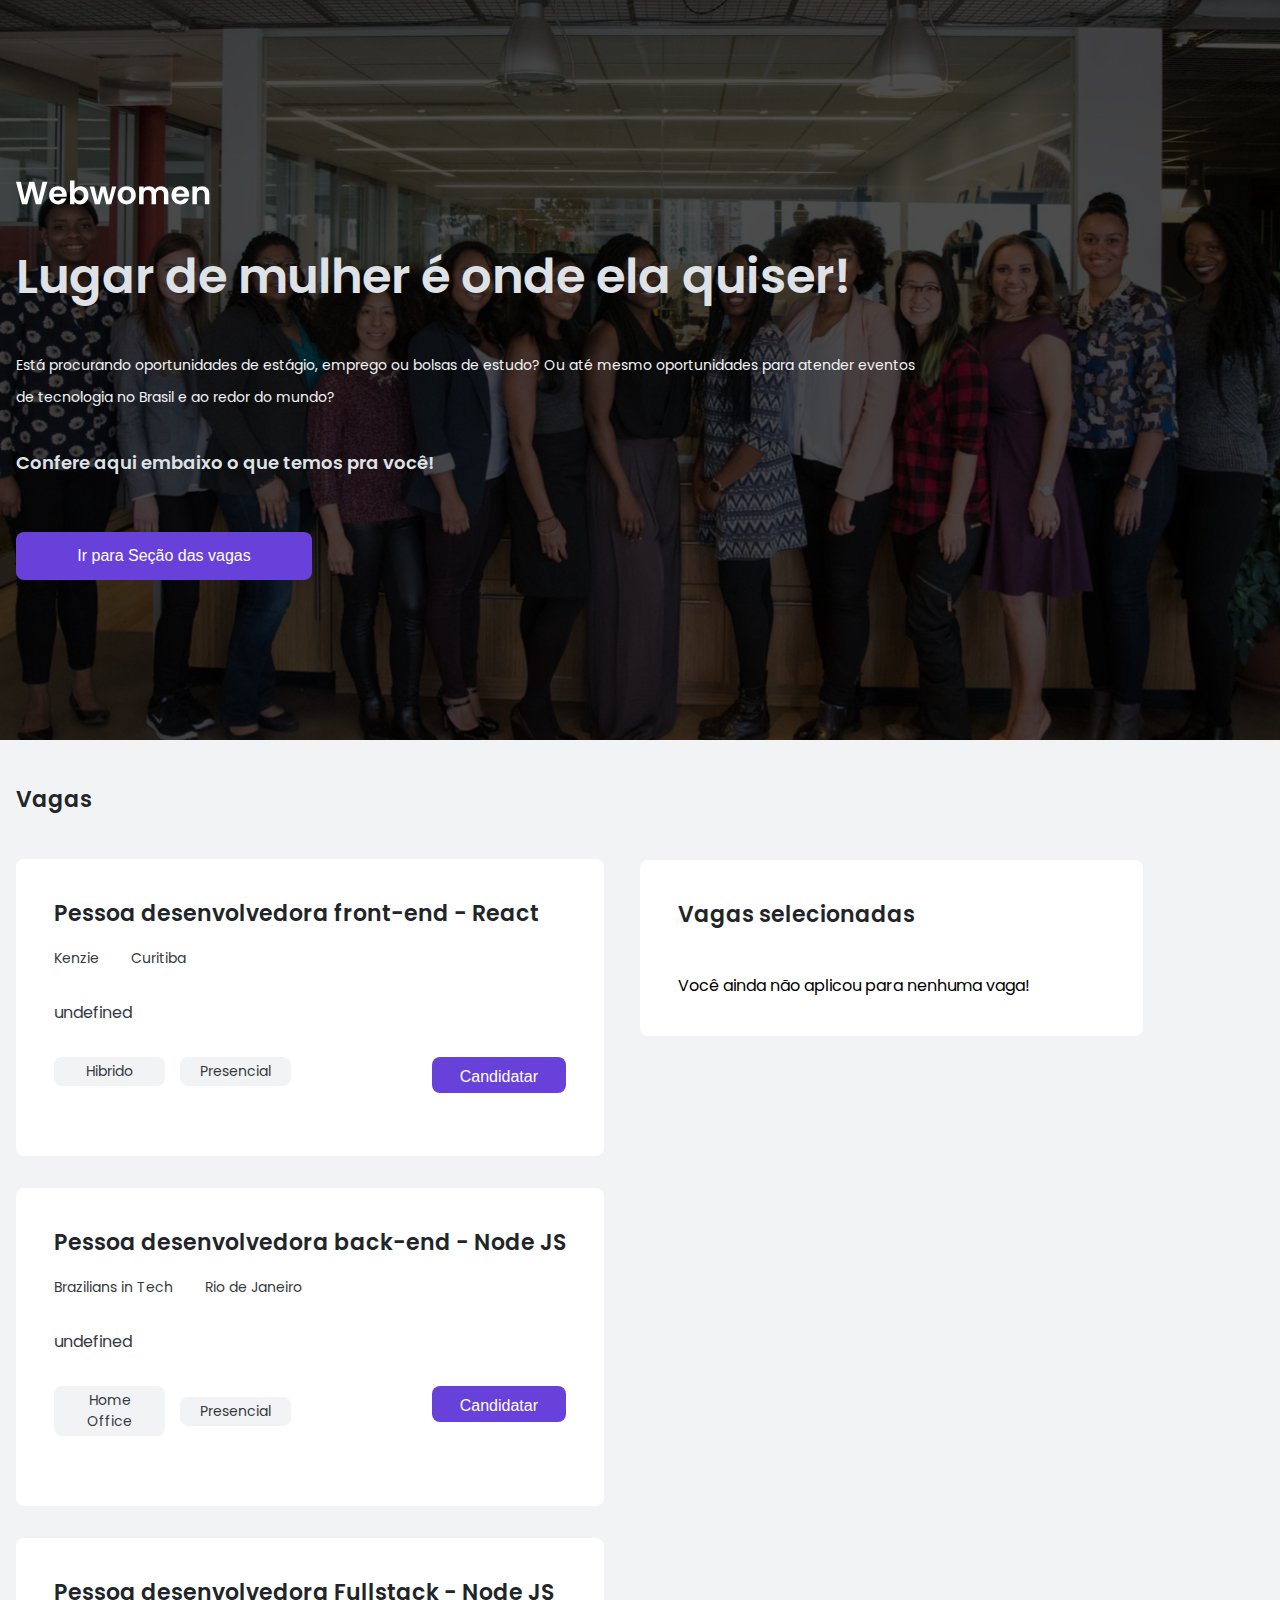
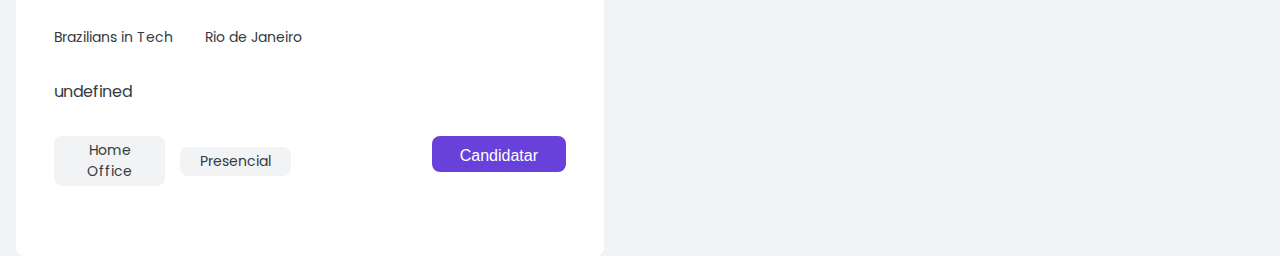
<file: index.html>
<!DOCTYPE html>
<html lang="pt-br">
<head>
    <meta charset="UTF-8">
    <meta http-equiv="X-UA-Compatible" content="IE=edge">
    <meta name="viewport" content="width=device-width, initial-scale=1.0">
    <link rel="stylesheet" href="./styles/cards.css">
    <link rel="stylesheet" href="./styles/spacing.css">
    <link rel="stylesheet" href="./styles/buttons.css">
    <link rel="stylesheet" href="./styles/borders.css">
    <link rel="stylesheet" href="./styles/texts.css">
    <link rel="stylesheet" href="./styles/colors.css">
    <link rel="stylesheet" href="./styles/displays.css">
    <link rel="stylesheet" href="./styles/globalStyles.css">
    <link rel="stylesheet" href="./pages/home/index.css">
    <link rel="shortcut icon" href="/assets/img/favicon.ico" type="image/x-icon">
    <title>Webwomen</title>
    <meta
      name="description"
      content="Está procurando oportunidades de estágio, emprego ou bolsas de estudo? 
      Ou até mesmo oportunidades para atender eventos de tecnologia no Brasil 
      e ao redor do mundo?"
    />
</head>
<body class="body">
  <header class="header">
    <div class="container header_div flex_column align_start gap-2">
      <img class="header_logo" src="../../assets/img/logo.svg" alt="">
      <h2 class="header_title text_color-3 title-1">Lugar de mulher é onde ela quiser!</h2>
      <p class="header_p-1 text_color-3 text-3">Está procurando oportunidades de estágio, emprego ou bolsas de estudo? 
      Ou até mesmo oportunidades para atender eventos de tecnologia no Brasil e ao redor do mundo? 
      </p>
      <p class="header_p-2 text_color-3 title-3">Confere aqui embaixo o que temos pra você!</p>
      <button class="header_button button border border_none button_header"><a class="anchor_link" href="#ulFull">Ir para Seção das vagas</a></button>
    </div>
  </header>
  <main class="container main gap-2 flex_column">
    <section id="sectionOne" class="card-1 flex_column">
      <h2 class="card-1_title title-4">Vagas</h2>
      <ul id="ulFull" class="card-1_ul flex_column gap-1">
        <!-- <li class="card-1_li flex_column">
          <h2 class="card-1_li_title title-4">
            Pessoa desenvolvedora front-end - React JS
          </h2>
          <div class="card-1_li_div flex_row gap-1">
            <span class="card-1_li_div_span-1 text-3">Kenzie Academy</span>
            <span class="card-1_li_div_span-1 text-3">Curitiba</span>
          </div>
          <p class="card-1_li_div_p text-2">Lorem Ipsum is simply dummy text of the printing and typesetting industry. Lorem Ipsum has been the industry's standard dummy text ever since the 1500s</p>
          <div class="section-1_desktop">
            <span class="card-1_li_div_span-2 text-3">Home Office</span>
            <button class="card-1_li_div_button button border_none button_add_card">Candidatar</button>
          </div>
        </li> -->
      </ul>
    </section>
    <section class="card-2 flex_column">
      <h2 class="card-2_title title-4">Vagas selecionadas</h2>
      <ul class="card-2_ul flex_column">
        <!-- <li class="card-2_li flex_column">
          <div class="card-2_div flex_row align_center justify_between">
            <h2 class="card-2_li_title title-5">Pessoa desenvolvedora front-end - React JS</h2>
            <button class="card-2_li_button"><img src="../../assets/img/trash.svg" alt=""></button>
          </div>
          <div class="card-2_div-2 flex_row gap-1">
            <span class="card-2_span text-3">Kenzie Academy</span>
            <span class="card-2_span text-3">Curitiba</span>
          </div>        
        </li> -->
      </ul>
    </section>
  </main>
    <script src="/pages/home/jobsData.js"></script>
    <script src="/pages/home/index.js"></script>
</body>
</html>
</file>
<file: styles/cards.css>
.card-1{

}

.card-1_title{
    margin-top: 2.7rem;
    margin-bottom: 2.7rem;
    color: var(--color-grey-1);
}

.card-1_ul{
}

.card-1_li{
    width: 100%;
    background-color: var(--color-grey-6);
    padding: 38px;
    border-radius: var(--radius-default);
}

.card-1_li_title{
    color: var(--color-grey-1);
    margin-bottom: 1.125rem;
}

.card-1_li_div{
    margin-bottom: 1.75rem;
}

.card-1_li_div_span-1{
    color: var(--color-grey-2);
}

.card-1_li_div_p{
    line-height: 32px;
    color: var(--color-grey-2);
    margin-bottom: 28px;
}

.card-1_li_div_span-2{
    color: var(--color-grey-2);
    background-color: var(--color-grey-5);
    padding: 4px 12px;
    border-radius: 0.5rem;
    width: 111px;
    text-align: center;
    margin-bottom: 2rem;
}

.card-1_li_div_button{

}

.card-2{
    background-color: var(--color-grey-6);
    padding: 38px;
    border-radius: var(--radius-default);
    width: 100%;
}

.card-2_title{
    margin-bottom: calc(74px - 32px);
    color: var(--color-grey-1);
}

.card-2_empty{
    color: var(--color-grey-2);
}

.card-2_ul{

}

.card-2_li{
    border-bottom: 3px solid var(--color-grey-5);
    padding: 32px 0;
}

.card-2_div{

}

.card-2_li_title{
    color: var(--color-grey-1);
}

.card-2_li_button{
    width: 50px;
    height: 38px;
    background-color: var(--color-grey-5);
    border-radius: 8px;
    border: 2px solid var(--color-grey-5);
    cursor: pointer;
}

.card-2_div-2{
    margin-top: 20px;
}

.card-2_span{
    color: var(--color-grey-2);
}

.section-1_desktop{
    display: flex;
    flex-direction: column;
}
</file>
<file: styles/spacing.css>
.gap-1{
    gap: 2rem;
}

.gap-2{
    gap: 2.25rem;
}

.gap-3{
    gap: 2.75rem;
}

.margin_bottom-1{
    margin-bottom: 3.75rem
}

.margin_top-1{
    margin-top: 2.75rem;
}
</file>
<file: styles/buttons.css>
.button{
    background-color: var(--color-brand-1);
    font-weight: 500;
    font-size: 16px;
    line-height: 24px;
    color: var(--color-grey-6);
    border-radius: var(--radius-default);
    padding: 8px 28px;
    cursor: pointer;
}

.button_header{
    width: 296px;
    height: 48px;
}

.button_add_card{
    text-align: center;
    height: 36px;
}

.button_remove_card{

}

.button_trash{
    background-color: var(--color-grey-5);
    border-radius: var(--radius-default);
}
</file>
<file: styles/borders.css>
.border{
    border: 1px solid;
}

.border_transparent{
    border-color: transparent;
}

.border_none{
    border: none;
}
</file>
<file: styles/texts.css>
.title-1{
    font-weight: var(--weight-1);
    font-size: var(--title-1);
}

.title-2{
    font-weight: var(--weight-1);
    font-size: var(--title-2);
}

.title-3{
    font-weight: var(--weight-1);
    font-size: var(--title-3);
}

.title-4{
    font-weight: var(--weight-1);
    font-size: var(--title-4);
}

.title-5{
    font-weight: var(--weight-1);
    font-size: var(--title-5);
}

.text-1{
    font-weight: var(--weight-2);
    font-size: var(--text-1);
}

.text-2{
    font-weight: var(--weight-2);
    font-size: var(--text-2);
}

.text-3{
    font-weight: var(--weight-2);
    font-size: var(--text-3);
}
</file>
<file: styles/colors.css>
.text_color-1{
    color: var(--color-grey-1);
}

.text_color-2{
    color: var(--color-grey-2);
}

.text_color-3{
    color: var(--color-grey-6);
}
</file>
<file: styles/displays.css>
.flex_row{
    display: flex;
}

.flex_column{
    display: flex;
    flex-direction: column;
}

.flex_wrap{
    flex-wrap: wrap;
}

.align_center{
    align-items: center;
}

.align_end{
    align-items: flex-end;
}

.align_start{
    align-items: flex-start;
}

.justify_center{
    justify-content: center;
}

.justify_between{
    justify-content: space-between;
}

.justify_around{
    justify-content: space-around;
}

.justify_evenly{
    justify-content: space-evenly;
}

.justify_end{
    justify-content: flex-end;
}

.justify_start{
    justify-content: flex-start;
}
</file>
<file: styles/globalStyles.css>
@import url("https://fonts.googleapis.com/css2?family=Poppins:wght@400;600&display=swap");

* {
  padding: 0;
  margin: 0;
  list-style: none;
  box-sizing: border-box;
  scroll-behavior: smooth;
}

:root {
  --color-brand-1: #6741D9;
  --color-brand-2: #5F3DC4;
  --color-grey-1:  #212529;
  --color-grey-2:  #343a40;
  --color-grey-3:  #dee2e6;
  --color-grey-4:  #e9ecef;
  --color-grey-5:  #f1f3f5;
  --color-grey-6:  #ffffff;
  --radius-default: 0.5rem;

  --title-1: calc(3rem / 1.2);
  --title-2: calc(2.5rem / 1.2);
  --title-3: calc(2rem / 1.2);
  --title-4: 1.375rem;
  --title-5: 1.125rem;

  --text-1:  calc(1.125rem / 1.2);
  --text-2:  1rem;
  --text-3:  0.875rem;

  --weight-1: 600;
  --weight-2: 400;
}

body {
  font-family: "Poppins", sans-serif;
  background-color: var(--color-grey-5);
}

.container {
  width: 87.5rem;
  max-width: 100%;
  margin: 0 auto;
  padding-left: 1rem;
  padding-right: 1rem;
}

@media(min-width: 800px){
  :root {
    --title-1: 3rem;
    --title-2: 2.5rem;
    --title-3: 2rem;
    --text-1:  1.125rem;
  }

  .header_logo{
    position: relative;
    top: 80px;
    margin-bottom: 80px;
  }

  .header_p-2{
    margin-bottom: 20px;
  }

  .section-1_desktop{
    display: flex;
    flex-direction: row;
    justify-content: space-between;
  }

  .main{
    display: flex;
    flex-direction: row;  
  }

  .card-2{
    height: fit-content;
    margin-top: 120px;
    max-width: 503px;
  }
}

@media (max-width: 320px){
  .header_div{
    position: relative;
    bottom: 45px;
  }
}
</file>
<file: pages/home/index.css>
.header{
    min-height: 740px;
    width: 100%;
    background-image: url(../../assets/img/header-bg.svg);
    background-position:center;
    background-size: cover;
}

.background_img{
    max-width: 100%;
}

.header_logo{
    margin-top: 100px;
}

.header_title{
    color: var(--color-grey-3);
}

.header_p-1{
    color: var(--color-grey-5);
    line-height: 2rem;
    max-width: 900px;
}
.header_p-2{
    line-height: 150%;
    font-size: var(--text-1);
    color: var(--color-grey-3);
}

.anchor_link{
    text-decoration: none;
    color: inherit;
}

.modalities-jobs{
    gap: 15px;
}
</file>
